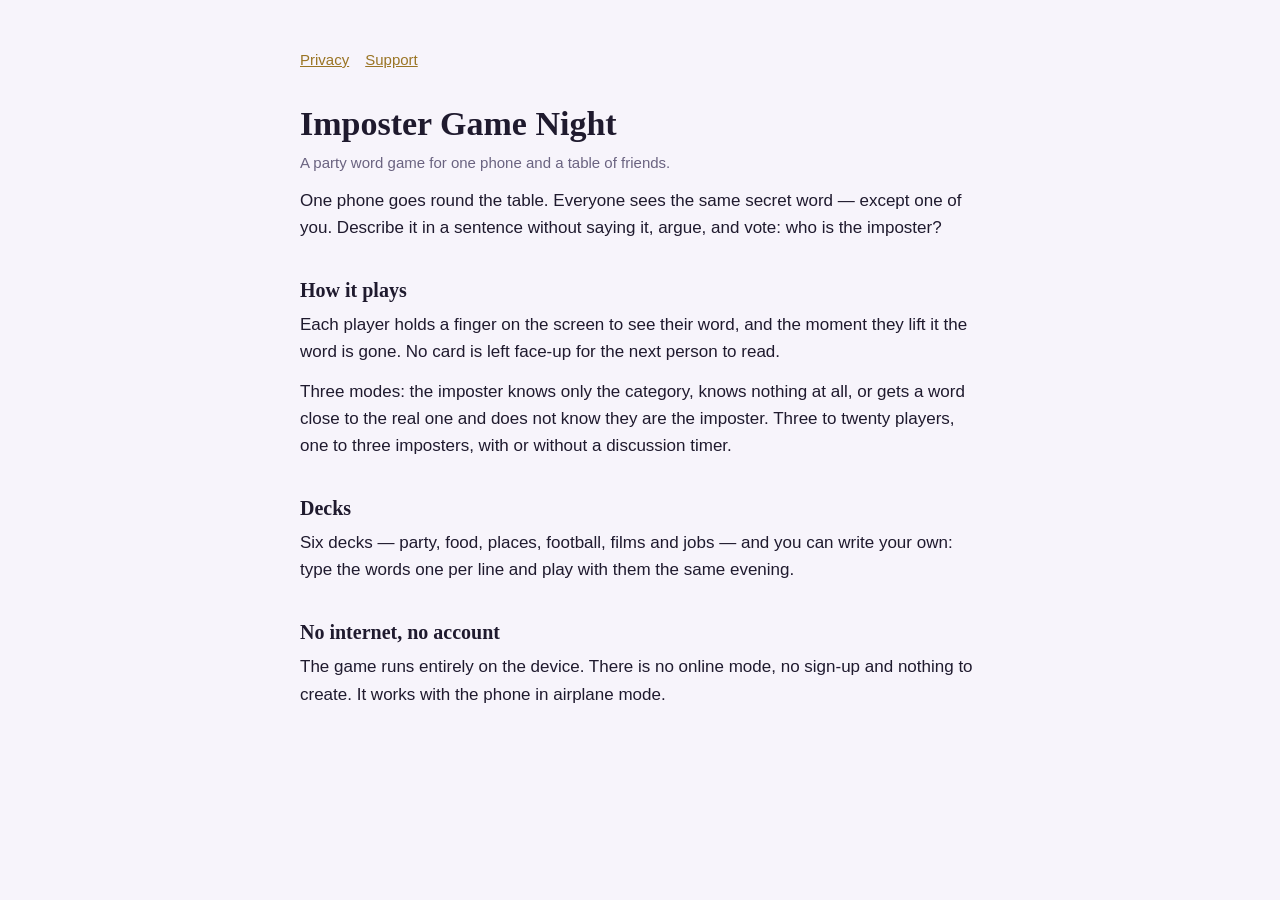
<file: index.html>
<!doctype html>
<html lang="en">
<head>
<meta charset="utf-8">
<meta name="viewport" content="width=device-width, initial-scale=1">
<title>Imposter Game Night</title>
<link rel="stylesheet" href="style.css">
</head>
<body>
<main>
<nav><a href="privacy/">Privacy</a><a href="support/">Support</a></nav>
<h1>Imposter Game Night</h1>
<p class="muted">A party word game for one phone and a table of friends.</p>

<p>One phone goes round the table. Everyone sees the same secret word — except one of you. Describe it in a sentence without saying it, argue, and vote: who is the imposter?</p>

<h2>How it plays</h2>
<p>Each player holds a finger on the screen to see their word, and the moment they lift it the word is gone. No card is left face-up for the next person to read.</p>
<p>Three modes: the imposter knows only the category, knows nothing at all, or gets a word close to the real one and does not know they are the imposter. Three to twenty players, one to three imposters, with or without a discussion timer.</p>

<h2>Decks</h2>
<p>Six decks — party, food, places, football, films and jobs — and you can write your own: type the words one per line and play with them the same evening.</p>

<h2>No internet, no account</h2>
<p>The game runs entirely on the device. There is no online mode, no sign-up and nothing to create. It works with the phone in airplane mode.</p>
</main>
</body>
</html>
</file>
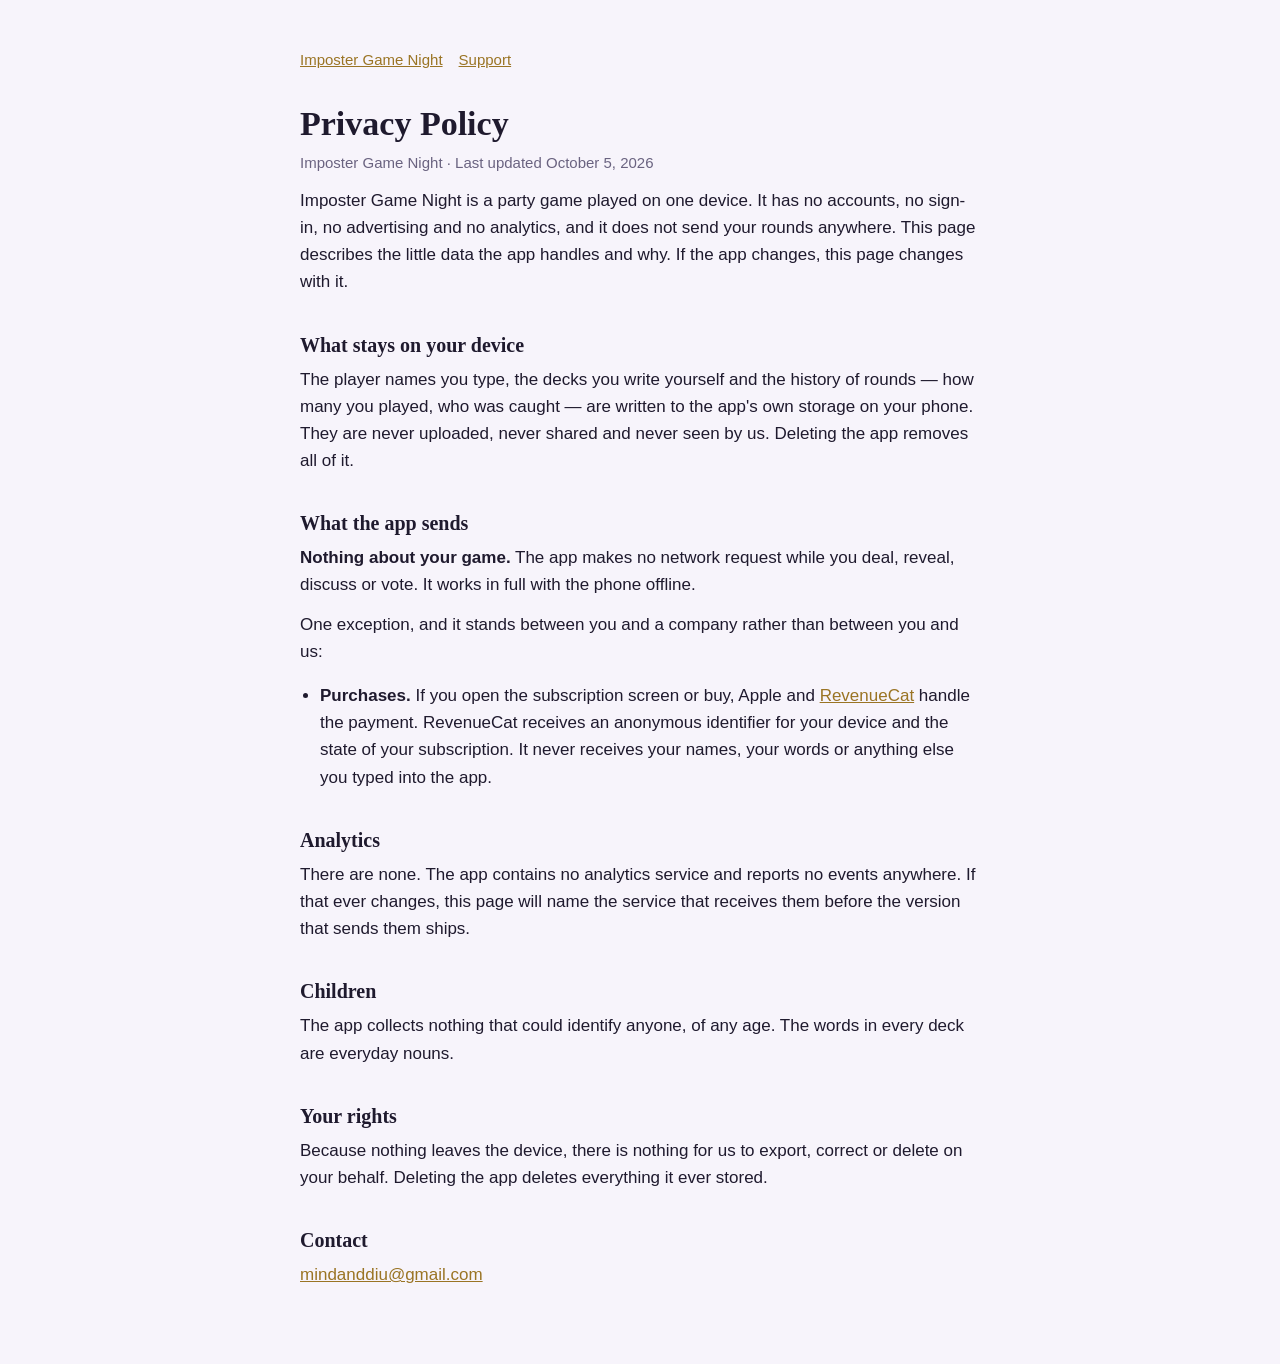
<file: privacy/index.html>
<!doctype html>
<html lang="en">
<head>
<meta charset="utf-8">
<meta name="viewport" content="width=device-width, initial-scale=1">
<title>Privacy Policy — Imposter Game Night</title>
<link rel="stylesheet" href="../style.css">
</head>
<body>
<main>
<nav><a href="../">Imposter Game Night</a><a href="../support/">Support</a></nav>
<h1>Privacy Policy</h1>
<p class="muted">Imposter Game Night · Last updated October 5, 2026</p>

<p>Imposter Game Night is a party game played on one device. It has no accounts, no sign-in, no advertising and no analytics, and it does not send your rounds anywhere. This page describes the little data the app handles and why. If the app changes, this page changes with it.</p>

<h2>What stays on your device</h2>
<p>The player names you type, the decks you write yourself and the history of rounds — how many you played, who was caught — are written to the app's own storage on your phone. They are never uploaded, never shared and never seen by us. Deleting the app removes all of it.</p>

<h2>What the app sends</h2>
<p><b>Nothing about your game.</b> The app makes no network request while you deal, reveal, discuss or vote. It works in full with the phone offline.</p>
<p>One exception, and it stands between you and a company rather than between you and us:</p>
<ul>
<li><b>Purchases.</b> If you open the subscription screen or buy, Apple and <a href="https://www.revenuecat.com/privacy">RevenueCat</a> handle the payment. RevenueCat receives an anonymous identifier for your device and the state of your subscription. It never receives your names, your words or anything else you typed into the app.</li>
</ul>

<h2>Analytics</h2>
<p>There are none. The app contains no analytics service and reports no events anywhere. If that ever changes, this page will name the service that receives them before the version that sends them ships.</p>

<h2>Children</h2>
<p>The app collects nothing that could identify anyone, of any age. The words in every deck are everyday nouns.</p>

<h2>Your rights</h2>
<p>Because nothing leaves the device, there is nothing for us to export, correct or delete on your behalf. Deleting the app deletes everything it ever stored.</p>

<h2>Contact</h2>
<p><a href="mailto:mindanddiu@gmail.com">mindanddiu@gmail.com</a></p>
</main>
</body>
</html>
</file>
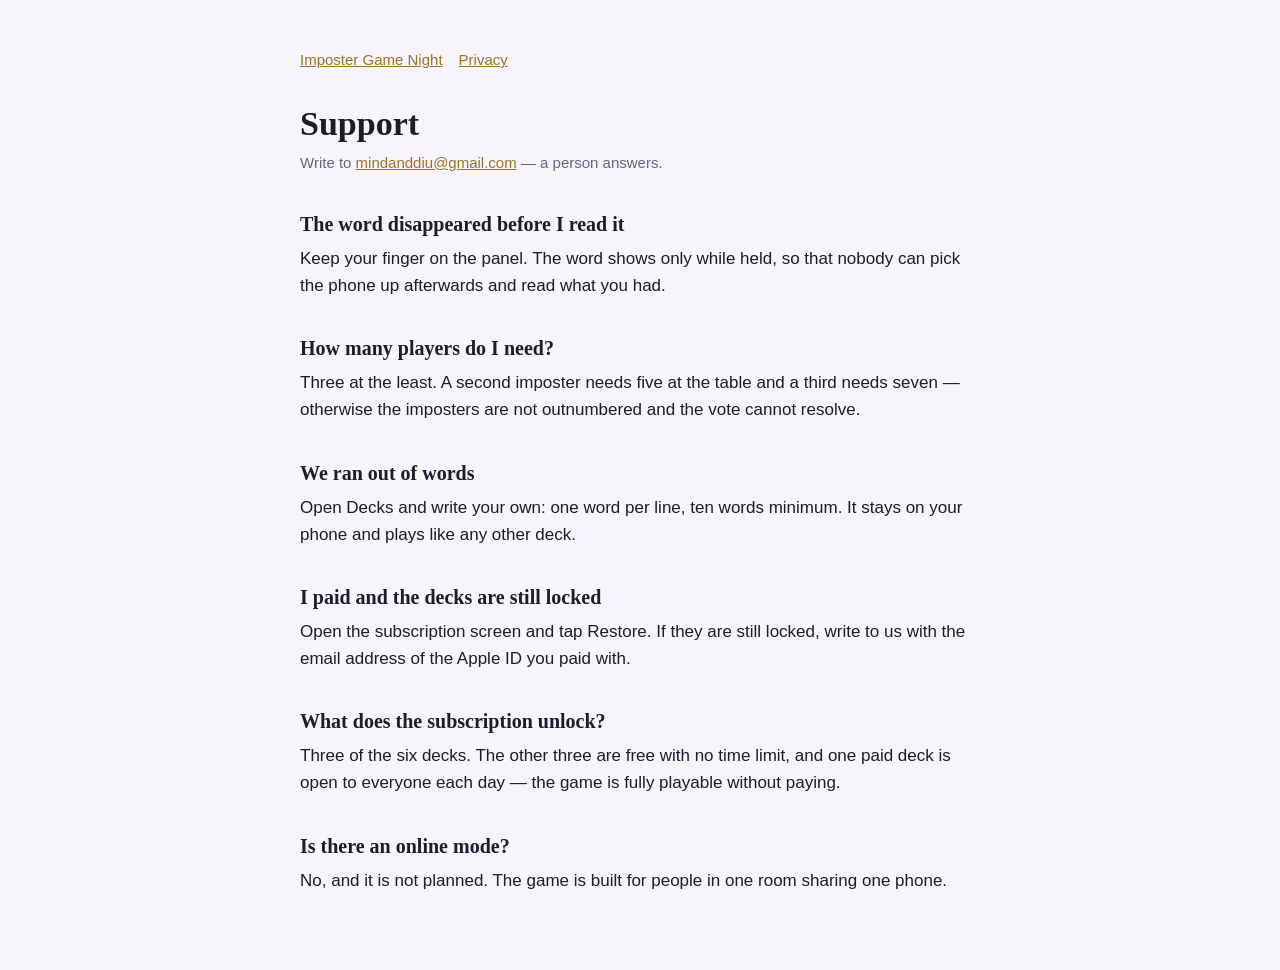
<file: support/index.html>
<!doctype html>
<html lang="en">
<head>
<meta charset="utf-8">
<meta name="viewport" content="width=device-width, initial-scale=1">
<title>Support — Imposter Game Night</title>
<link rel="stylesheet" href="../style.css">
</head>
<body>
<main>
<nav><a href="../">Imposter Game Night</a><a href="../privacy/">Privacy</a></nav>
<h1>Support</h1>
<p class="muted">Write to <a href="mailto:mindanddiu@gmail.com">mindanddiu@gmail.com</a> — a person answers.</p>

<h2>The word disappeared before I read it</h2>
<p>Keep your finger on the panel. The word shows only while held, so that nobody can pick the phone up afterwards and read what you had.</p>

<h2>How many players do I need?</h2>
<p>Three at the least. A second imposter needs five at the table and a third needs seven — otherwise the imposters are not outnumbered and the vote cannot resolve.</p>

<h2>We ran out of words</h2>
<p>Open Decks and write your own: one word per line, ten words minimum. It stays on your phone and plays like any other deck.</p>

<h2>I paid and the decks are still locked</h2>
<p>Open the subscription screen and tap Restore. If they are still locked, write to us with the email address of the Apple ID you paid with.</p>

<h2>What does the subscription unlock?</h2>
<p>Three of the six decks. The other three are free with no time limit, and one paid deck is open to everyone each day — the game is fully playable without paying.</p>

<h2>Is there an online mode?</h2>
<p>No, and it is not planned. The game is built for people in one room sharing one phone.</p>
</main>
</body>
</html>
</file>
<file: style.css>
:root { color-scheme: light dark; --ink: #1f1a2e; --muted: #6a6380; --paper: #f7f4fb; --gold: #9a7424; }
@media (prefers-color-scheme: dark) { :root { --ink: #ece6f5; --muted: #a69fba; --paper: #15112a; --gold: #d9b35f; } }
* { box-sizing: border-box; }
body { margin: 0; padding: 48px 20px 64px; background: var(--paper); color: var(--ink);
  font: 17px/1.6 -apple-system, BlinkMacSystemFont, "Segoe UI", sans-serif; }
main { max-width: 680px; margin: 0 auto; }
h1 { font: 600 34px/1.2 "New York", Georgia, serif; margin: 0 0 6px; }
h2 { font: 600 20px/1.3 "New York", Georgia, serif; margin: 36px 0 8px; }
p, li { margin: 0 0 12px; }
ul { padding-left: 20px; }
a { color: var(--gold); }
.muted { color: var(--muted); font-size: 15px; }
nav { margin-bottom: 32px; font-size: 15px; }
nav a { margin-right: 16px; }
[dir="rtl"] ul { padding-left: 0; padding-right: 20px; }
[dir="rtl"] nav a { margin-right: 0; margin-left: 16px; }
section[dir="rtl"] { margin-top: 56px; padding-top: 24px; border-top: 1px solid color-mix(in srgb, var(--muted) 30%, transparent); }
</file>
